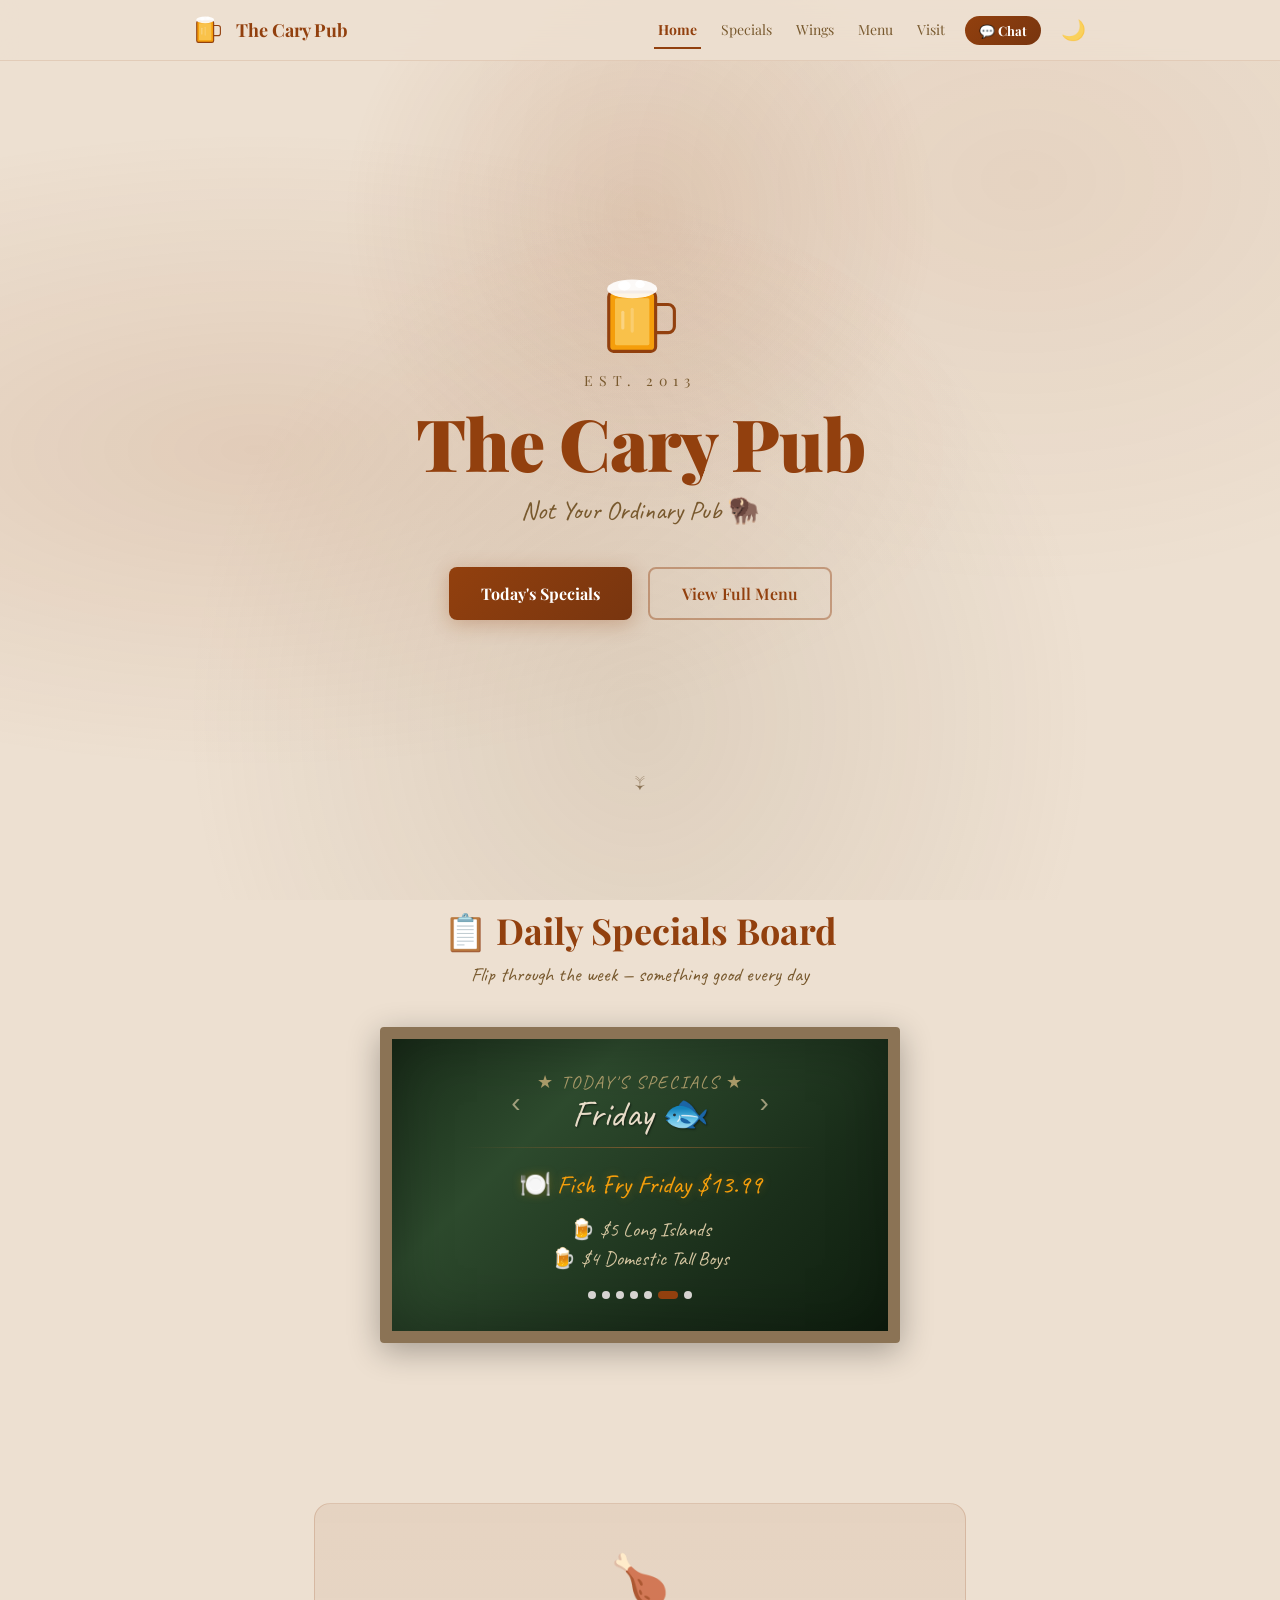
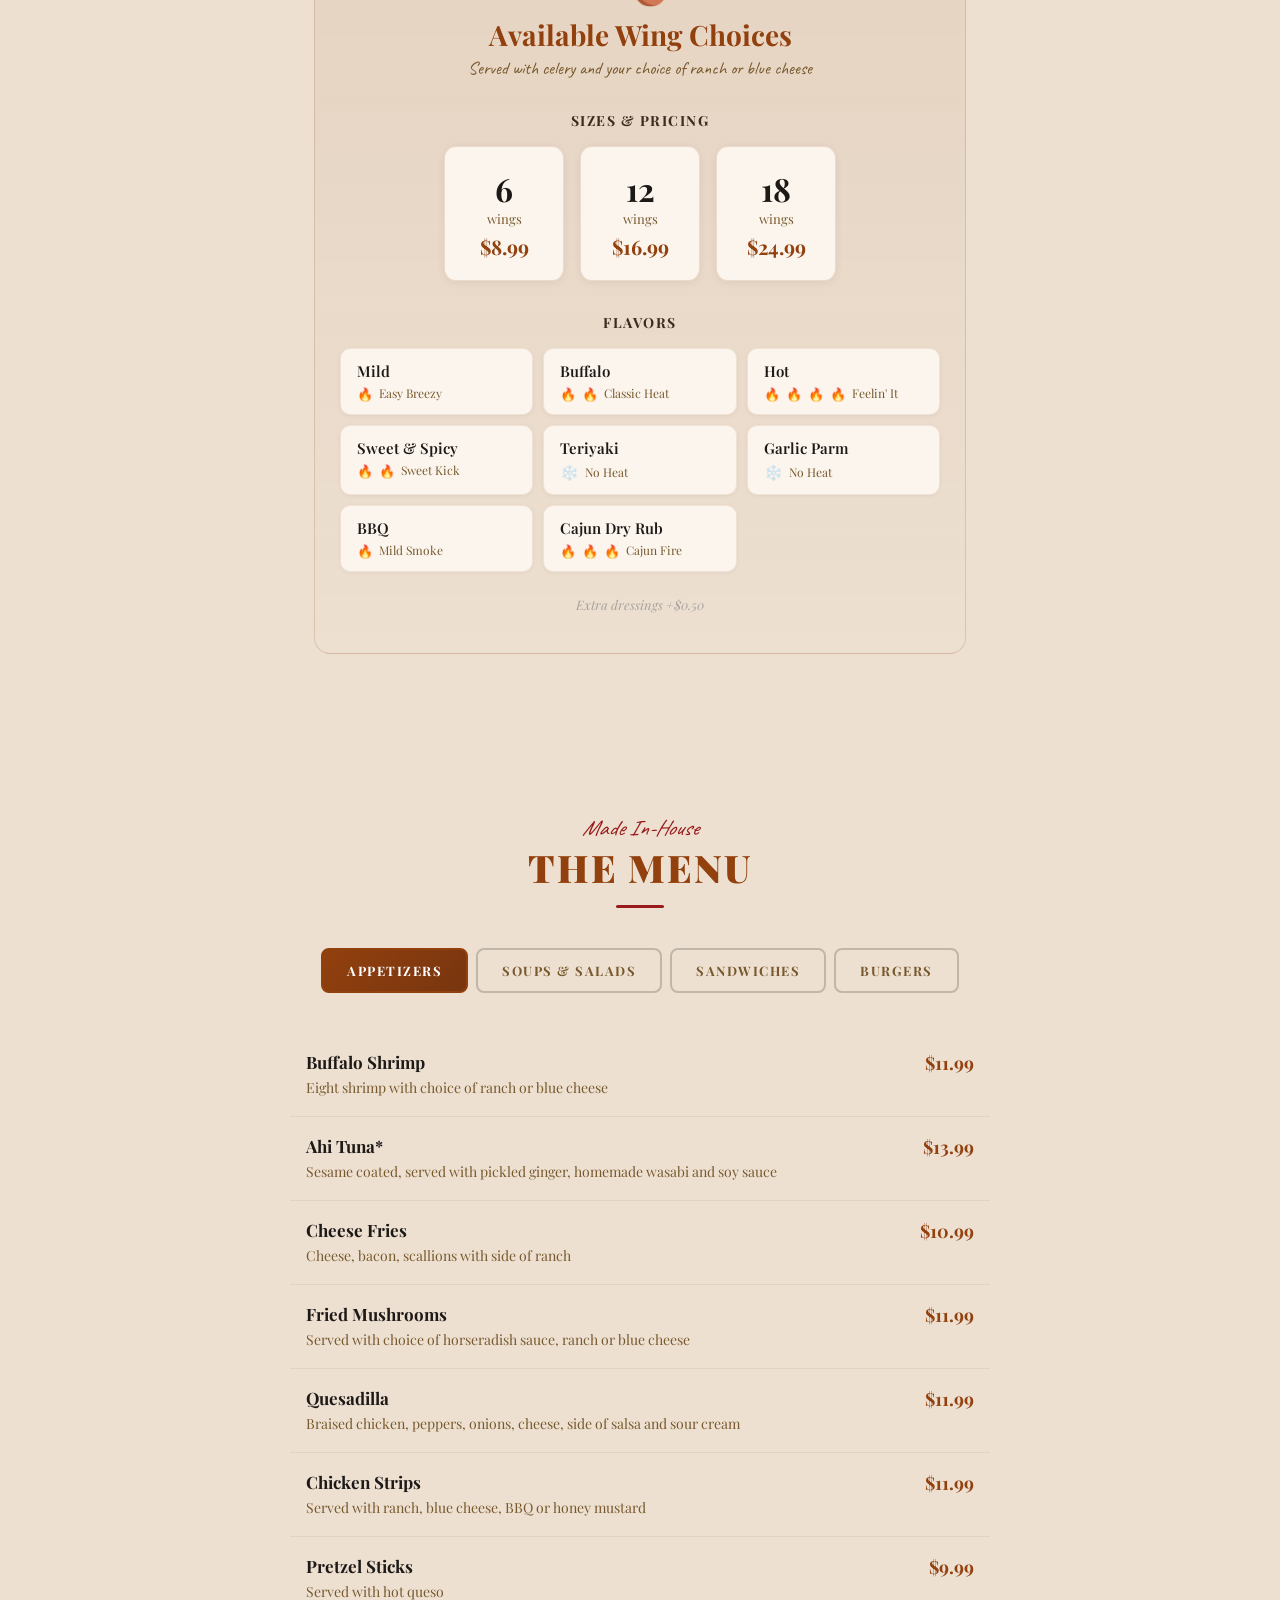
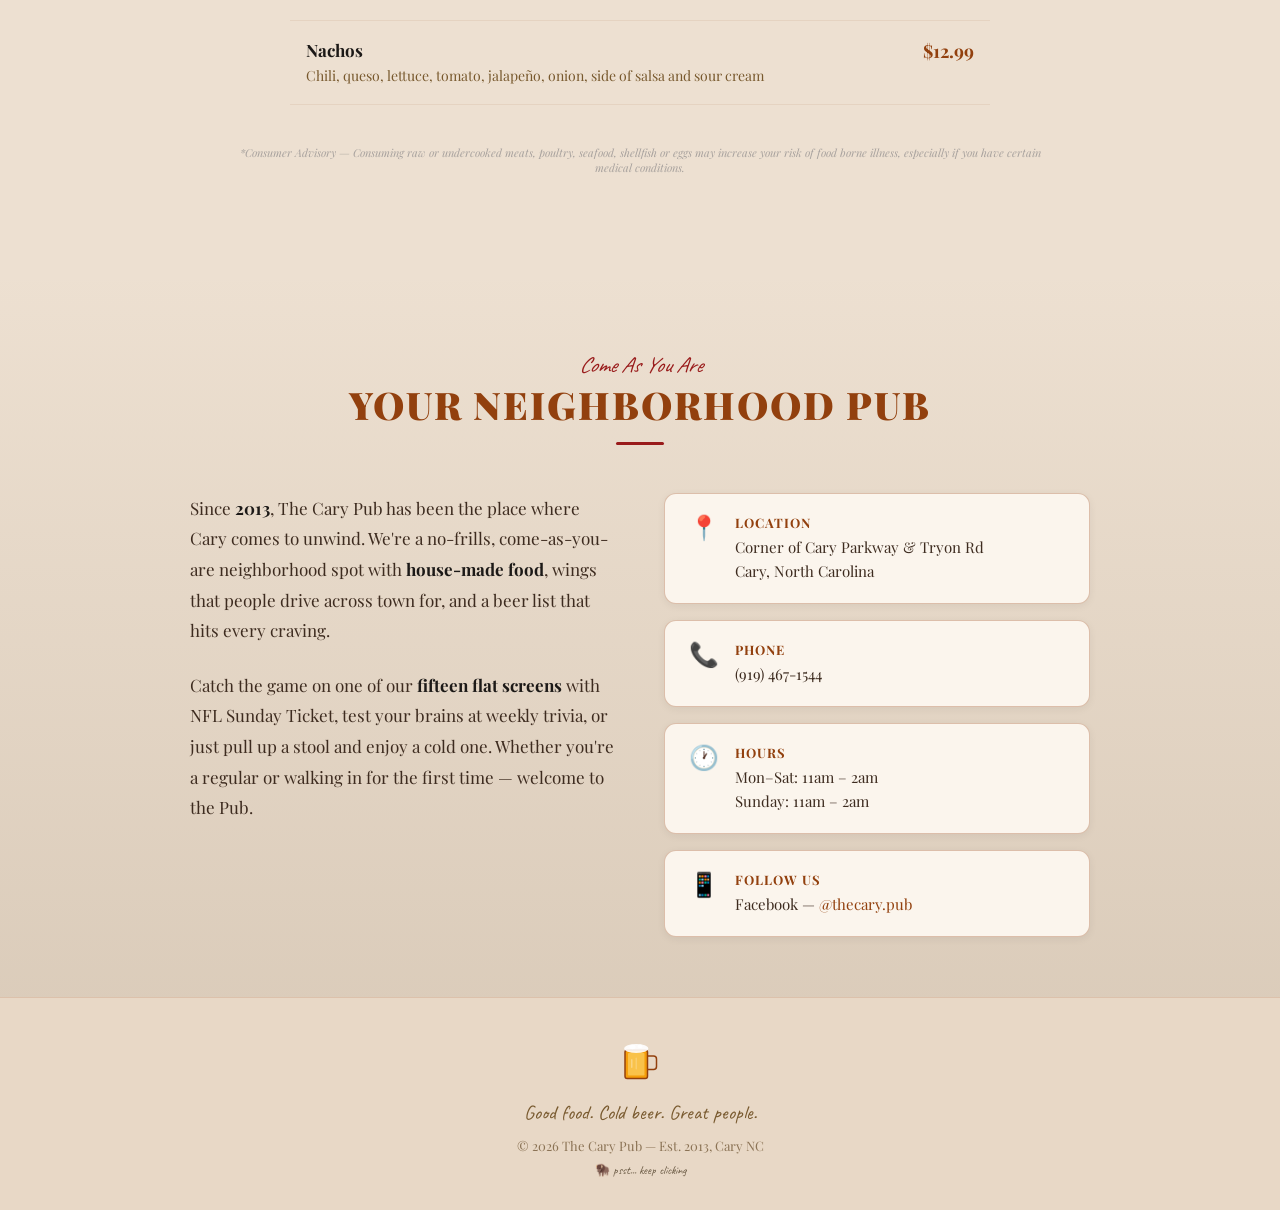
<file: index.html>
<!DOCTYPE html>
<html lang="en">
<head>
  <meta charset="UTF-8">
  <meta name="viewport" content="width=device-width, initial-scale=1.0">
  <title>The Cary Pub — Not Your Ordinary Pub</title>
  <meta name="description" content="The Cary Pub — Cary NC's neighborhood pub since 2013. House-made food, legendary wings, cold beer, and fifteen flat screens. Come as you are.">
  <link rel="stylesheet" href="css/styles.css">
</head>
<body>

  <!-- Background glow -->
  <div class="bg-glow"></div>

  <!-- Easter Egg Overlay -->
  <div id="easter-egg" class="easter-egg-overlay">
    <div style="text-align:center">
      <div class="emoji">🦬</div>
      <div class="title">You found the Buffalo!</div>
      <div class="subtitle">Show this to your bartender for a surprise 🍺</div>
    </div>
  </div>

  <!-- =================== NAV =================== -->
  <nav class="site-nav">
    <div class="nav-inner">
      <a href="#home" class="nav-logo" data-nav="home">
        <!-- Beer mug SVG logo -->
        <svg class="nav-logo-img" width="36" height="36" viewBox="0 0 64 64" fill="none">
          <rect x="12" y="16" width="30" height="38" rx="3" fill="#F59E0B" stroke="#92400E" stroke-width="2"/>
          <rect x="16" y="20" width="22" height="30" rx="1" fill="#FDE68A" opacity="0.5"/>
          <path d="M42 24h8a4 4 0 014 4v10a4 4 0 01-4 4h-8" stroke="#92400E" stroke-width="2" fill="none"/>
          <ellipse cx="27" cy="14" rx="16" ry="6" fill="#fff" opacity="0.9"/>
          <ellipse cx="22" cy="12" rx="4" ry="3" fill="#fff"/>
          <ellipse cx="32" cy="11" rx="3" ry="2.5" fill="#fff"/>
          <rect x="20" y="28" width="2" height="12" rx="1" fill="#fff" opacity="0.3"/>
          <rect x="26" y="26" width="2" height="16" rx="1" fill="#fff" opacity="0.2"/>
        </svg>
        <span class="nav-logo-text">The Cary Pub</span>
      </a>
      <div class="nav-links">
        <button class="nav-link active" data-nav="home">Home</button>
        <button class="nav-link" data-nav="specials">Specials</button>
        <button class="nav-link" data-nav="wings">Wings</button>
        <button class="nav-link" data-nav="menu">Menu</button>
        <button class="nav-link" data-nav="info">Visit</button>
        <button class="chat-btn" id="chat-open">💬 Chat</button>
        <button class="theme-toggle" id="theme-toggle" aria-label="Toggle dark mode">🌙</button>
      </div>
    </div>
  </nav>

  <!-- =================== HERO =================== -->
  <section id="home" class="hero">
    <div class="hero-glow"></div>

    <div class="hero-logo fade-in" data-egg>
      <svg width="100" height="100" viewBox="0 0 64 64" fill="none" style="cursor:pointer">
        <rect x="12" y="16" width="30" height="38" rx="3" fill="#F59E0B" stroke="#92400E" stroke-width="2"/>
        <rect x="16" y="20" width="22" height="30" rx="1" fill="#FDE68A" opacity="0.5"/>
        <path d="M42 24h8a4 4 0 014 4v10a4 4 0 01-4 4h-8" stroke="#92400E" stroke-width="2" fill="none"/>
        <ellipse cx="27" cy="14" rx="16" ry="6" fill="#fff" opacity="0.9"/>
        <ellipse cx="22" cy="12" rx="4" ry="3" fill="#fff"/>
        <ellipse cx="32" cy="11" rx="3" ry="2.5" fill="#fff"/>
        <rect x="20" y="28" width="2" height="12" rx="1" fill="#fff" opacity="0.3"/>
        <rect x="26" y="26" width="2" height="16" rx="1" fill="#fff" opacity="0.2"/>
      </svg>
    </div>

    <div class="hero-est fade-in-d1">EST. 2013</div>

    <h1 class="neon neon-flicker fade-in-d2">The Cary Pub</h1>

    <div class="hero-tagline fade-in-d3">Not Your Ordinary Pub 🦬</div>

    <div class="hero-btns fade-in-d4">
      <button class="btn-primary" data-nav="specials">Today's Specials</button>
      <button class="btn-outline" data-nav="menu">View Full Menu</button>
    </div>

    <div class="scroll-hint">↓</div>
  </section>

  <!-- =================== SPECIALS =================== -->
  <section id="specials" class="specials-section">
    <h2 class="neon">📋 Daily Specials Board</h2>
    <p class="subtitle">Flip through the week — something good every day</p>

    <div id="chalkboard" class="chalkboard">
      <div style="display:flex;align-items:center;justify-content:center;gap:16px;margin-bottom:8px">
        <button id="chalk-prev" class="chalk-nav-btn">‹</button>
        <div>
          <div id="chalk-label" class="chalk-label"></div>
          <div id="chalk-day" class="chalk-day"></div>
        </div>
        <button id="chalk-next" class="chalk-nav-btn">›</button>
      </div>
      <hr class="chalk-hr">
      <div id="chalk-food" class="chalk-food"></div>
      <div id="chalk-drinks"></div>
      <div id="chalk-dots" class="chalk-dots"></div>
    </div>
  </section>

  <!-- =================== WINGS =================== -->
  <section id="wings" class="wings-section">
    <div class="wings-box">
      <div style="text-align:center;margin-bottom:32px">
        <div style="font-size:48px;margin-bottom:8px">🍗</div>
        <h3 class="neon">Available Wing Choices</h3>
        <p class="wings-subtitle">Served with celery and your choice of ranch or blue cheese</p>
      </div>

      <div class="wings-label">Sizes & Pricing</div>
      <div id="wing-sizes" class="wings-sizes"></div>

      <div class="wings-label">Flavors</div>
      <div id="wing-flavors" class="wings-flavors"></div>

      <div class="wings-note">Extra dressings +$0.50</div>
    </div>
  </section>

  <!-- =================== MENU =================== -->
  <section id="menu" class="menu-section">
    <div class="header-sub">Made In-House</div>
    <h2 class="neon">The Menu</h2>
    <div class="section-divider"></div>

    <div class="menu-tabs">
      <button class="menu-tab active" data-tab="appetizers">APPETIZERS</button>
      <button class="menu-tab" data-tab="soupsAndSalads">SOUPS & SALADS</button>
      <button class="menu-tab" data-tab="sandwiches">SANDWICHES</button>
      <button class="menu-tab" data-tab="burgers">BURGERS</button>
    </div>

    <div id="menu-items" class="menu-items"></div>

    <div class="consumer-advisory">
      *Consumer Advisory — Consuming raw or undercooked meats, poultry, seafood, shellfish or eggs may increase your risk of food borne illness, especially if you have certain medical conditions.
    </div>
  </section>

  <!-- =================== VISIT =================== -->
  <section id="info" class="info-section">
    <div class="info-inner">
      <div class="header-sub">Come As You Are</div>
      <h2 class="neon">Your Neighborhood Pub</h2>
      <div class="section-divider"></div>

      <div class="info-grid">
        <div class="info-about">
          <p id="about-p1"></p>
          <p id="about-p2"></p>
        </div>
        <div id="info-cards" class="info-cards"></div>
      </div>
    </div>
  </section>

  <!-- =================== FOOTER =================== -->
  <footer class="site-footer">
    <svg width="48" height="48" viewBox="0 0 64 64" fill="none">
      <rect x="12" y="16" width="30" height="38" rx="3" fill="#F59E0B" stroke="#92400E" stroke-width="2"/>
      <rect x="16" y="20" width="22" height="30" rx="1" fill="#FDE68A" opacity="0.5"/>
      <path d="M42 24h8a4 4 0 014 4v10a4 4 0 01-4 4h-8" stroke="#92400E" stroke-width="2" fill="none"/>
      <ellipse cx="27" cy="14" rx="16" ry="6" fill="#fff" opacity="0.9"/>
      <ellipse cx="22" cy="12" rx="4" ry="3" fill="#fff"/>
      <ellipse cx="32" cy="11" rx="3" ry="2.5" fill="#fff"/>
      <rect x="20" y="28" width="2" height="12" rx="1" fill="#fff" opacity="0.3"/>
      <rect x="26" y="26" width="2" height="16" rx="1" fill="#fff" opacity="0.2"/>
    </svg>
    <div class="footer-tagline">Good food. Cold beer. Great people.</div>
    <div class="footer-copy">© <span id="footer-year"></span> The Cary Pub — Est. 2013, Cary NC</div>
    <div class="footer-egg" data-egg>🦬 psst... keep clicking</div>
  </footer>

  <!-- Chat Modal -->
  <div class="chat-modal" id="chat-modal">
    <div class="chat-modal-backdrop" id="chat-backdrop"></div>
    <div class="chat-modal-container">
      <button class="chat-modal-close" id="chat-close">✕</button>
      <iframe id="chat-iframe" title="Chat with The Bartender"></iframe>
    </div>
  </div>

  <!-- Scripts: data first, then logic -->
  <script src="js/site-data.js"></script>
  <script src="js/main.js"></script>

</body>
</html>
</file>
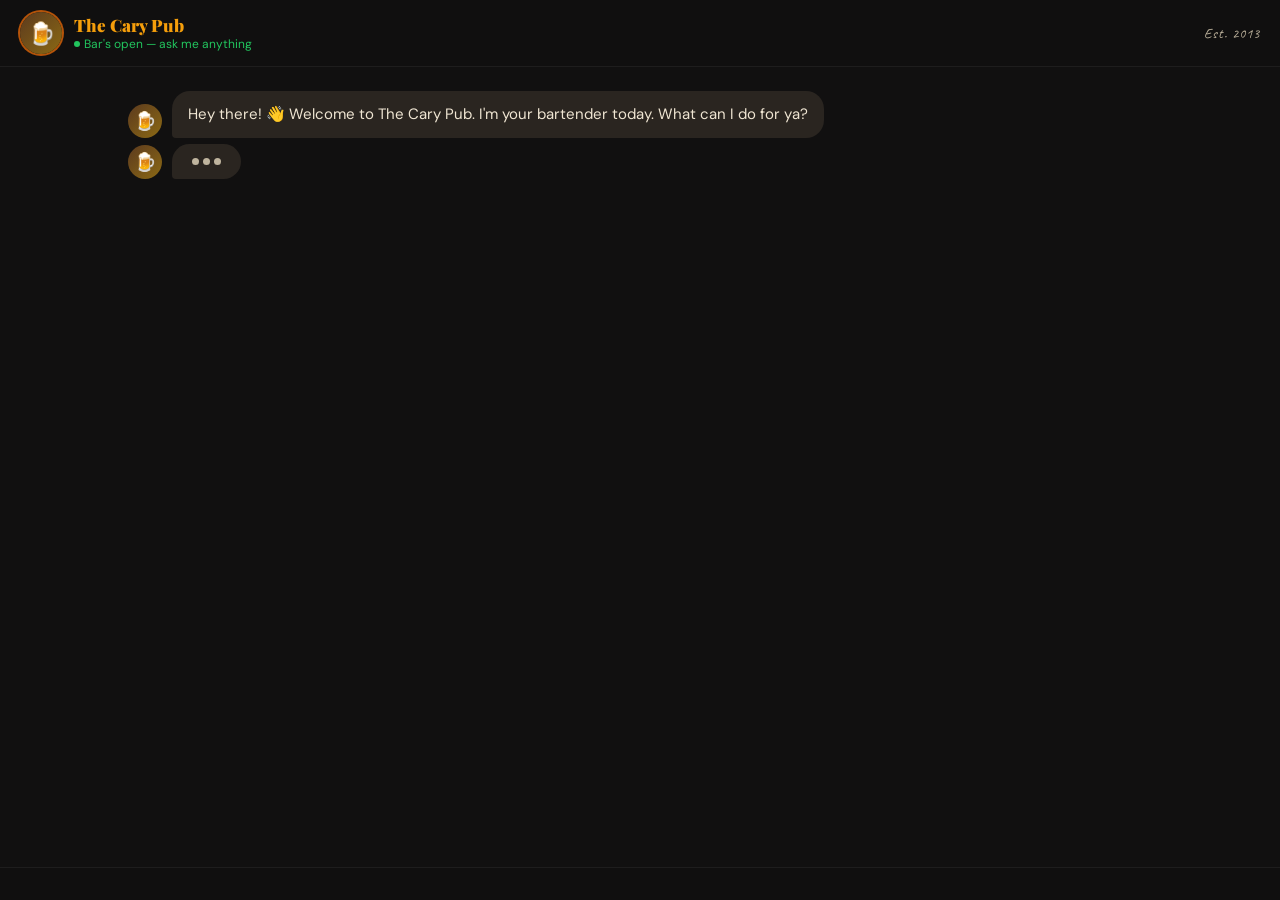
<file: chat.html>
<!DOCTYPE html>
<html lang="en">
<head>
<meta charset="UTF-8">
<meta name="viewport" content="width=device-width, initial-scale=1.0, maximum-scale=1.0">
<title>The Cary Pub — The Bartender</title>
<style>
/* ============================================================
   THE CARY PUB — "THE BARTENDER" CHAT UI
   ============================================================ */
@import url('https://fonts.googleapis.com/css2?family=DM+Sans:ital,wght@0,400;0,500;0,700&family=Caveat:wght@400;600;700&family=Playfair+Display:wght@700;900&display=swap');
:root {
  --gold: #F59E0B;
  --gold-dark: #B45309;
  --gold-glow: rgba(245,158,11,0.15);
  --cream: #f0e6d3;
  --cream-dim: #bfb49e;
  --bg: #111010;
  --bg-chat: #1a1917;
  --bg-bubble-them: #2a2520;
  --bg-bubble-you: #3d3020;
  --border: rgba(255,255,255,0.06);
  --red: #DC2626;
  --green: #22c55e;
  --font-body: 'DM Sans', -apple-system, sans-serif;
  --font-hand: 'Caveat', cursive;
  --font-display: 'Playfair Display', Georgia, serif;
}
*, *::before, *::after { box-sizing: border-box; margin: 0; padding: 0; }
html, body { height: 100%; }
body {
  background: var(--bg);
  color: var(--cream);
  font-family: var(--font-body);
  display: flex; flex-direction: column;
  overflow: hidden;
}
a { color: var(--gold); text-decoration: none; }
a:hover { text-decoration: underline; }
/* ---- Scrollbar ---- */
::-webkit-scrollbar { width: 6px; }
::-webkit-scrollbar-track { background: transparent; }
::-webkit-scrollbar-thumb { background: rgba(245,158,11,0.2); border-radius: 3px; }
/* ---- Animations ---- */
@keyframes slideUp {
  from { opacity: 0; transform: translateY(16px); }
  to { opacity: 1; transform: translateY(0); }
}
@keyframes popIn {
  0% { opacity: 0; transform: scale(0.85); }
  60% { transform: scale(1.03); }
  100% { opacity: 1; transform: scale(1); }
}
@keyframes blink {
  0%, 60%, 100% { opacity: 0.3; }
  30% { opacity: 1; }
}
@keyframes shake {
  0%, 100% { transform: rotate(0); }
  25% { transform: rotate(-3deg); }
  75% { transform: rotate(3deg); }
}
@keyframes gentleBob {
  0%, 100% { transform: translateY(0); }
  50% { transform: translateY(-3px); }
}
/* ============================================================
   HEADER BAR
   ============================================================ */
.header-bar {
  background: rgba(17,16,16,0.95);
  backdrop-filter: blur(10px);
  border-bottom: 1px solid var(--border);
  padding: 12px 20px;
  display: flex; align-items: center; gap: 12px;
  flex-shrink: 0; z-index: 10;
}
.header-avatar {
  width: 42px; height: 42px; border-radius: 50%;
  background: linear-gradient(135deg, #5c3a1e, #8B6914);
  display: flex; align-items: center; justify-content: center;
  font-size: 22px; flex-shrink: 0;
  box-shadow: 0 0 0 2px var(--gold-dark);
}
.header-info { flex: 1; }
.header-name {
  font-family: var(--font-display); font-weight: 900;
  font-size: 17px; color: var(--gold);
}
.header-status { font-size: 12px; color: var(--green); display: flex; align-items: center; gap: 4px; }
.header-status::before {
  content: ''; width: 6px; height: 6px; border-radius: 50%;
  background: var(--green); display: inline-block;
}
.header-est {
  font-family: var(--font-hand); font-size: 14px;
  color: var(--cream-dim); letter-spacing: 1px;
}
/* ============================================================
   CHAT AREA
   ============================================================ */
.chat-area {
  flex: 1; overflow-y: auto; overflow-x: hidden;
  padding: 20px 16px 8px;
  display: flex; flex-direction: column; gap: 6px;
  scroll-behavior: smooth;
}
/* ---- Message row ---- */
.msg-row {
  display: flex; gap: 10px; max-width: 85%;
  animation: slideUp 0.35s ease both;
}
.msg-row.them { align-self: flex-start; }
.msg-row.you { align-self: flex-end; flex-direction: row-reverse; }
.msg-avatar {
  width: 34px; height: 34px; border-radius: 50%;
  background: linear-gradient(135deg, #5c3a1e, #8B6914);
  display: flex; align-items: center; justify-content: center;
  font-size: 18px; flex-shrink: 0; align-self: flex-end;
}
.msg-row.you .msg-avatar { display: none; }
.msg-bubble {
  padding: 12px 16px; border-radius: 18px;
  font-size: 15px; line-height: 1.55;
  max-width: 100%;
}
.msg-row.them .msg-bubble {
  background: var(--bg-bubble-them);
  border-bottom-left-radius: 4px;
  color: var(--cream);
}
.msg-row.you .msg-bubble {
  background: linear-gradient(135deg, rgba(245,158,11,0.2), rgba(245,158,11,0.08));
  border: 1px solid rgba(245,158,11,0.15);
  border-bottom-right-radius: 4px;
  color: var(--cream);
}
/* ---- Typing indicator ---- */
.typing-row { align-self: flex-start; display: flex; gap: 10px; }
.typing-dots {
  display: flex; gap: 4px; padding: 14px 20px;
  background: var(--bg-bubble-them); border-radius: 18px;
  border-bottom-left-radius: 4px;
}
.typing-dots span {
  width: 7px; height: 7px; border-radius: 50%;
  background: var(--cream-dim);
  animation: blink 1.4s ease infinite;
}
.typing-dots span:nth-child(2) { animation-delay: 0.2s; }
.typing-dots span:nth-child(3) { animation-delay: 0.4s; }
/* ---- Special content in messages ---- */
.msg-bubble h3 {
  font-family: var(--font-display); font-size: 17px;
  color: var(--gold); margin-bottom: 8px; font-weight: 900;
}
.msg-bubble .special-highlight {
  font-family: var(--font-hand); font-size: 22px;
  color: var(--gold); margin: 6px 0;
}
.msg-bubble .menu-line {
  display: flex; justify-content: space-between;
  padding: 8px 0; border-bottom: 1px solid rgba(255,255,255,0.04);
}
.msg-bubble .menu-line:last-child { border-bottom: none; }
.msg-bubble .menu-line .ml-info { flex: 1; margin-right: 12px; }
.msg-bubble .menu-line .ml-name { font-weight: 700; font-size: 14px; color: var(--cream); }
.msg-bubble .menu-line .ml-desc { font-size: 12px; color: var(--cream-dim); margin-top: 2px; }
.msg-bubble .menu-line .ml-price { font-weight: 700; color: var(--gold); font-size: 15px; white-space: nowrap; }
.msg-bubble .wing-grid {
  display: grid; grid-template-columns: 1fr 1fr;
  gap: 6px; margin: 8px 0;
}
.msg-bubble .wing-chip {
  background: rgba(255,255,255,0.04);
  border: 1px solid rgba(255,255,255,0.06);
  border-radius: 8px; padding: 8px 10px;
  font-size: 13px;
}
.msg-bubble .wing-chip .wc-name { font-weight: 700; color: var(--cream); }
.msg-bubble .wing-chip .wc-heat { font-size: 11px; color: var(--cream-dim); margin-top: 2px; }
.msg-bubble .wing-sizes {
  display: flex; gap: 8px; justify-content: center; margin: 10px 0 6px;
}
.msg-bubble .ws-card {
  text-align: center; background: rgba(255,255,255,0.04);
  border: 1px solid rgba(255,255,255,0.06);
  border-radius: 10px; padding: 10px 16px; min-width: 80px;
}
.msg-bubble .ws-card .ws-count { font-size: 22px; font-weight: 700; color: var(--cream); }
.msg-bubble .ws-card .ws-label { font-size: 11px; color: var(--cream-dim); }
.msg-bubble .ws-card .ws-price { font-size: 15px; font-weight: 700; color: var(--gold); margin-top: 2px; }
.msg-bubble .info-card-row {
  display: flex; gap: 10px; align-items: flex-start;
  padding: 10px 0; border-bottom: 1px solid rgba(255,255,255,0.04);
}
.msg-bubble .info-card-row:last-child { border-bottom: none; }
.msg-bubble .info-card-row .icr-icon { font-size: 20px; flex-shrink: 0; }
.msg-bubble .info-card-row .icr-title {
  font-size: 11px; font-weight: 700; color: var(--gold);
  text-transform: uppercase; letter-spacing: 0.5px;
}
.msg-bubble .info-card-row .icr-body { font-size: 14px; color: var(--cream-dim); line-height: 1.5; }
.msg-bubble .note {
  font-size: 12px; color: var(--cream-dim); font-style: italic;
  margin-top: 8px; padding-top: 8px; border-top: 1px solid rgba(255,255,255,0.04);
}
/* ============================================================
   QUICK REPLIES (bottom bar)
   ============================================================ */
.reply-bar {
  flex-shrink: 0;
  padding: 12px 16px 20px;
  border-top: 1px solid var(--border);
  background: rgba(17,16,16,0.95);
  backdrop-filter: blur(10px);
}
.reply-bar-inner {
  display: flex; flex-wrap: wrap; gap: 8px;
  justify-content: center;
  max-width: 700px; margin: 0 auto;
}
.quick-btn {
  border: none; border-radius: 20px;
  padding: 10px 18px; cursor: pointer;
  font-family: var(--font-body); font-size: 14px; font-weight: 500;
  transition: all 0.2s; white-space: nowrap;
  animation: popIn 0.3s ease both;
}
.quick-btn.primary {
  background: linear-gradient(135deg, var(--gold), var(--gold-dark));
  color: #1a1a1a;
  box-shadow: 0 2px 12px rgba(245,158,11,0.25);
}
.quick-btn.primary:hover {
  transform: translateY(-1px);
  box-shadow: 0 4px 18px rgba(245,158,11,0.35);
}
.quick-btn.secondary {
  background: var(--bg-bubble-them);
  color: var(--cream);
  border: 1px solid rgba(255,255,255,0.08);
}
.quick-btn.secondary:hover {
  background: rgba(255,255,255,0.08);
  border-color: rgba(245,158,11,0.3);
}
.quick-btn.back {
  background: transparent;
  color: var(--cream-dim);
  border: 1px solid rgba(255,255,255,0.06);
  font-size: 13px;
}
.quick-btn.back:hover { color: var(--gold); border-color: rgba(245,158,11,0.2); }
/* stagger animation for buttons */
.quick-btn:nth-child(1) { animation-delay: 0s; }
.quick-btn:nth-child(2) { animation-delay: 0.06s; }
.quick-btn:nth-child(3) { animation-delay: 0.12s; }
.quick-btn:nth-child(4) { animation-delay: 0.18s; }
.quick-btn:nth-child(5) { animation-delay: 0.24s; }
.quick-btn:nth-child(6) { animation-delay: 0.3s; }
/* ============================================================
   RESPONSIVE
   ============================================================ */
@media (min-width: 700px) {
  .chat-area { padding: 24px 10%; }
  .msg-row { max-width: 72%; }
}
@media (max-width: 400px) {
  .quick-btn { padding: 8px 14px; font-size: 13px; }
  .msg-bubble .wing-grid { grid-template-columns: 1fr; }
}
</style>
</head>
<body>
<div class="header-bar">
  <div class="header-avatar">🍺</div>
  <div class="header-info">
    <div class="header-name">The Cary Pub</div>
    <div class="header-status">Bar's open — ask me anything</div>
  </div>
  <div class="header-est">Est. 2013</div>
</div>
<div id="chat-area" class="chat-area"></div>
<div class="reply-bar">
  <div class="reply-bar-inner" id="reply-bar"></div>
</div>

<!-- Load shared site data -->
<script src="js/site-data.js"></script>

<script>
// ============================================================
// THE CARY PUB — BARTENDER CHAT ENGINE
// ============================================================
const DAYS = ["Sunday","Monday","Tuesday","Wednesday","Thursday","Friday","Saturday"];
const TODAY = DAYS[new Date().getDay()];
const chatArea = document.getElementById("chat-area");
const replyBar = document.getElementById("reply-bar");
let msgDelay = 0;
// ============================================================
// BARTENDER PERSONALITY — Edit these for different vibes!
// ============================================================
const GREETINGS = [
  `Hey there! 👋 Welcome to The Cary Pub. I'm your bartender today. What can I do for ya?`,
  `Well hey! Pull up a stool. 🍺 What are we getting into today?`,
  `Welcome in! You caught me polishing glasses. What sounds good?`,
];
const SPECIALS_INTROS = [
  `Alright, here's what we got cookin' for <strong>${TODAY}</strong>:`,
  `Good timing — check out today's <strong>${TODAY}</strong> deals:`,
  `${TODAY}'s looking real good around here:`,
];
const WING_INTROS = [
  `Oh, you came to the right place. Wings are kinda our thing. 🍗`,
  `NOW we're talking. Let me break down the wing situation for you:`,
  `Wings? Say less. Here's the lineup:`,
];
const MENU_INTROS = [
  `Everything's made in-house — that's the Cary Pub difference. What are you in the mood for?`,
  `Hungry? Good. Our kitchen doesn't mess around. Pick a category:`,
  `Let me grab you a menu. What section you wanna look at?`,
];
const MENU_CAT_INTROS = {
  appetizers: [`Here are the starters — great for sharing... or not. I don't judge. 😄`, `Appetizers coming right up:`],
  soupsAndSalads: [`Soups & Salads — for when you want to pretend you're being healthy at a pub:`, `Here's the lighter side of the menu:`],
  sandwiches: [`Sandwiches & wraps — all come with your choice of side:`, `Here's the sandwich lineup. All served with a side:`],
  burgers: [`Fresh burgers, cooked to order. These are the real deal: 🍔`, `Burger time. All come with a side of your choice:`],
};
const INFO_INTROS = [
  `Here's the rundown on finding us:`,
  `Come on down! Here's the info:`,
];
const ABOUT_LINES = [
  `Since <strong>2013</strong>, this has been Cary's go-to spot. No-frills, come-as-you-are, just good food and cold beer.`,
  `We got <strong>15 flat screens</strong> — NFL Sunday Ticket, weekly trivia, the works. Whether you're a regular or brand new, you're welcome here. 🍻`,
];
// ============================================================
// HELPERS
// ============================================================
function pick(arr) { return arr[Math.floor(Math.random() * arr.length)]; }
function scrollBottom() {
  setTimeout(() => { chatArea.scrollTop = chatArea.scrollHeight; }, 50);
}
function clearReplies() { replyBar.innerHTML = ''; }
function addUserMsg(text) {
  const row = document.createElement("div");
  row.className = "msg-row you";
  row.innerHTML = `<div class="msg-bubble">${text}</div>`;
  chatArea.appendChild(row);
  scrollBottom();
}
function showTyping() {
  const row = document.createElement("div");
  row.className = "typing-row";
  row.id = "typing";
  row.innerHTML = `
    <div class="msg-avatar">🍺</div>
    <div class="typing-dots"><span></span><span></span><span></span></div>
  `;
  chatArea.appendChild(row);
  scrollBottom();
}
function hideTyping() {
  const el = document.getElementById("typing");
  if (el) el.remove();
}
function addBartenderMsg(html, delay) {
  return new Promise(resolve => {
    setTimeout(() => {
      hideTyping();
      const row = document.createElement("div");
      row.className = "msg-row them";
      row.innerHTML = `
        <div class="msg-avatar">🍺</div>
        <div class="msg-bubble">${html}</div>
      `;
      chatArea.appendChild(row);
      scrollBottom();
      resolve();
    }, delay);
  });
}
async function bartenderSays(messages, thenFn) {
  clearReplies();
  showTyping();
  for (let i = 0; i < messages.length; i++) {
    const delay = i === 0 ? 800 : 600;
    if (i > 0) showTyping();
    await addBartenderMsg(messages[i], delay);
  }
  if (thenFn) setTimeout(thenFn, 200);
}
function setReplies(btns) {
  clearReplies();
  btns.forEach((b, i) => {
    const btn = document.createElement("button");
    btn.className = `quick-btn ${b.style || 'secondary'}`;
    btn.textContent = b.label;
    btn.style.animationDelay = `${i * 0.06}s`;
    btn.addEventListener("click", () => {
      if (b.userText !== false) addUserMsg(b.userText || b.label);
      b.action();
    });
    replyBar.appendChild(btn);
  });
}
// ============================================================
// SCREENS
// ============================================================
function showMainMenu() {
  setReplies([
    { label: "🔥 What's good today?", style: "primary", action: showSpecials },
    { label: "🍗 Wing me", style: "primary", action: showWings },
    { label: "🍔 Feed me", style: "secondary", action: showFoodMenu },
    { label: "📍 Where are you?", style: "secondary", action: showInfo },
    { label: "🍻 Tell me about the pub", style: "secondary", action: showAbout },
  ]);
}
// ---- SPECIALS ----
function showSpecials() {
  const special = DAILY_SPECIALS[TODAY];
  const drinksHtml = special.drinks.map(d => `🍺 ${d}`).join("<br>");
  bartenderSays([
    pick(SPECIALS_INTROS),
    `<h3>${special.emoji} ${TODAY} Specials</h3>
     <div class="special-highlight">🍽️ ${special.food}</div>
     <div style="margin-top:8px">${drinksHtml}</div>`,
    `Want me to show you anything else?`
  ], showMainMenu);
}
// ---- WINGS ----
function showWings() {
  const w = MENU_DATA.wings;
  const sizesHtml = w.sizes.map(s => `
    <div class="ws-card">
      <div class="ws-count">${s.count}</div>
      <div class="ws-label">wings</div>
      <div class="ws-price">$${s.price.toFixed(2)}</div>
    </div>
  `).join("");
  const flavorsHtml = w.flavors.map(f => {
    const flames = f.heat === 0 ? '❄️' : '🔥'.repeat(Math.min(f.heat, 5));
    return `<div class="wing-chip"><div class="wc-name">${f.name}</div><div class="wc-heat">${flames} ${f.label}</div></div>`;
  }).join("");
  bartenderSays([
    pick(WING_INTROS),
    `<h3>Pick Your Size</h3>
     <div class="wing-sizes">${sizesHtml}</div>`,
    `<h3>Pick Your Flavor</h3>
     <div class="wing-grid">${flavorsHtml}</div>
     <div class="note">Served with celery & ranch or blue cheese. Extra dressings +$0.50</div>`,
    `Anything else I can help with?`
  ], showMainMenu);
}
// ---- FOOD MENU ----
function showFoodMenu() {
  bartenderSays([
    pick(MENU_INTROS),
  ], () => {
    setReplies([
      { label: "🧀 Appetizers", style: "primary", action: () => showMenuCategory("appetizers") },
      { label: "🥗 Soups & Salads", style: "primary", action: () => showMenuCategory("soupsAndSalads") },
      { label: "🥪 Sandwiches", style: "secondary", action: () => showMenuCategory("sandwiches") },
      { label: "🍔 Burgers", style: "secondary", action: () => showMenuCategory("burgers") },
      { label: "← Back", style: "back", userText: false, action: () => { bartenderSays(["No worries! What else?"], showMainMenu); } },
    ]);
  });
}
function showMenuCategory(cat) {
  const items = MENU_DATA[cat];
  const labels = { appetizers: "Appetizers", soupsAndSalads: "Soups & Salads", sandwiches: "Sandwiches", burgers: "Burgers" };
  const intro = pick(MENU_CAT_INTROS[cat]);
  let menuHtml = `<h3>${labels[cat]}</h3>`;
  menuHtml += items.map(item => `
    <div class="menu-line">
      <div class="ml-info">
        <div class="ml-name">${item.name}</div>
        <div class="ml-desc">${item.desc}</div>
      </div>
      <div class="ml-price">$${item.price.toFixed(2)}</div>
    </div>
  `).join("");
  // Add-ons / sides
  if (cat === "soupsAndSalads") {
    menuHtml += `<div class="note">${MENU_DATA.saladAddOns}</div>`;
  }
  if (cat === "sandwiches" || cat === "burgers") {
    menuHtml += `<div class="note"><strong>Comes with:</strong> ${MENU_DATA.sidesIncluded}<br><strong>Upgrade (+$${MENU_DATA.sidesUpcharge.toFixed(2)}):</strong> ${MENU_DATA.sidesPremium}</div>`;
  }
  bartenderSays([
    intro,
    menuHtml,
    `Want to see another section or something else?`
  ], () => {
    setReplies([
      { label: "🧀 Appetizers", style: cat === "appetizers" ? "back" : "secondary", action: () => showMenuCategory("appetizers") },
      { label: "🥗 Soups & Salads", style: cat === "soupsAndSalads" ? "back" : "secondary", action: () => showMenuCategory("soupsAndSalads") },
      { label: "🥪 Sandwiches", style: cat === "sandwiches" ? "back" : "secondary", action: () => showMenuCategory("sandwiches") },
      { label: "🍔 Burgers", style: cat === "burgers" ? "back" : "secondary", action: () => showMenuCategory("burgers") },
      { label: "← Main menu", style: "back", userText: false, action: () => { bartenderSays(["You got it! What else?"], showMainMenu); } },
    ]);
  });
}
// ---- INFO ----
function showInfo() {
  const hoursHtml = PUB_INFO.hours.map(h => `<div>${h.days}: ${h.time}</div>`).join("");
  const infoHtml = `
    <div class="info-card-row">
      <div class="icr-icon">📍</div>
      <div><div class="icr-title">Location</div><div class="icr-body">${PUB_INFO.address}<br>${PUB_INFO.city}</div></div>
    </div>
    <div class="info-card-row">
      <div class="icr-icon">📞</div>
      <div><div class="icr-title">Phone</div><div class="icr-body"><a href="${PUB_INFO.phoneHref}" style="color:var(--cream)">${PUB_INFO.phone}</a></div></div>
    </div>
    <div class="info-card-row">
      <div class="icr-icon">🕐</div>
      <div><div class="icr-title">Hours</div><div class="icr-body">${hoursHtml}</div></div>
    </div>
    <div class="info-card-row">
      <div class="icr-icon">📱</div>
      <div><div class="icr-title">Follow Us</div><div class="icr-body">Facebook — <a href="${PUB_INFO.facebookUrl}" target="_blank">${PUB_INFO.facebook}</a></div></div>
    </div>
  `;
  bartenderSays([
    pick(INFO_INTROS),
    infoHtml,
    `We'd love to see you! Anything else?`
  ], showMainMenu);
}
// ---- ABOUT ----
function showAbout() {
  bartenderSays([
    ABOUT_LINES[0],
    ABOUT_LINES[1],
    `Anything else I can help with?`
  ], showMainMenu);
}
// ============================================================
// BOOT — Initial greeting
// ============================================================
window.addEventListener("DOMContentLoaded", () => {
  const todaySpecial = DAILY_SPECIALS[TODAY];
  bartenderSays([
    pick(GREETINGS),
    `By the way — it's <strong>${TODAY}</strong>, which means: <strong>${todaySpecial.food}</strong> ${todaySpecial.emoji}`,
  ], showMainMenu);
});
</script>
</body>
</html>
</file>
<file: css/styles.css>
/* ============================================================
   THE CARY PUB — STYLES
   ============================================================ */

@import url('https://fonts.googleapis.com/css2?family=Playfair+Display:ital,wght@0,400;0,600;0,700;0,900;1,400&family=Caveat:wght@400;500;600;700&display=swap');

:root {
  --gold: #92400E;
  --gold-dark: #78350F;
  --gold-dim: #78592E;
  --cream: #1C1917;
  --cream-light: #3D2B1F;
  --bg: #EDE0D1;
  --bg-card: rgba(146,64,14,0.06);
  --border-subtle: rgba(146,64,14,0.15);
  --border-gold: rgba(146,64,14,0.3);
  --red: #991B1B;
  --wood: #8B7355;
  --wood-dark: #6B5B45;
  --font-display: 'Playfair Display', Georgia, serif;
  --font-hand: 'Caveat', cursive;
}

*, *::before, *::after { box-sizing: border-box; margin: 0; padding: 0; }

html { scroll-behavior: smooth; }

body {
  background: var(--bg);
  color: var(--cream);
  font-family: var(--font-display);
  min-height: 100vh;
  overflow-x: hidden;
}

a { color: var(--gold); text-decoration: none; }
a:hover { text-decoration: underline; }

/* ---- Scrollbar ---- */
::-webkit-scrollbar { width: 8px; }
::-webkit-scrollbar-track { background: #E0D3C3; }
::-webkit-scrollbar-thumb { background: var(--wood); border-radius: 4px; }

/* ---- Background glow ---- */
.bg-glow {
  position: fixed; inset: 0; pointer-events: none; z-index: 0;
  background:
    radial-gradient(ellipse at 20% 50%, rgba(146,64,14,0.12) 0%, transparent 50%),
    radial-gradient(ellipse at 80% 20%, rgba(146,64,14,0.08) 0%, transparent 40%),
    radial-gradient(ellipse at 50% 80%, rgba(139,115,85,0.15) 0%, transparent 50%);
}

/* ---- Animations ---- */
@keyframes fadeInUp {
  from { opacity: 0; transform: translateY(24px); }
  to { opacity: 1; transform: translateY(0); }
}
@keyframes flickerNeon {
  0%,100% { opacity:1; } 4% { opacity:0.9; } 6% { opacity:1; }
  8% { opacity:0.85; } 10% { opacity:1; } 52% { opacity:0.9; } 54% { opacity:1; }
}
@keyframes gentlePulse {
  0%,100% { transform: scale(1); } 50% { transform: scale(1.05); }
}
@keyframes beerPour {
  0% { transform: translateY(-12px); opacity: 0; }
  40% { transform: translateY(0); opacity: 1; }
}

.fade-in { animation: fadeInUp 0.7s ease both; }
.fade-in-d1 { animation: fadeInUp 0.7s ease 0.15s both; }
.fade-in-d2 { animation: fadeInUp 0.7s ease 0.3s both; }
.fade-in-d3 { animation: fadeInUp 0.7s ease 0.45s both; }
.fade-in-d4 { animation: fadeInUp 0.7s ease 0.6s both; }

/* ---- Neon text ---- */
.neon {
  color: var(--gold);
  text-shadow: none;
}
.neon-flicker { animation: flickerNeon 8s ease infinite; }

/* ---- Section divider ---- */
.section-divider {
  width: 48px; height: 3px; background: var(--red);
  border-radius: 2px; margin: 12px auto 0;
}

/* ============================================================
   NAV
   ============================================================ */
.site-nav {
  position: sticky; top: 0; z-index: 100;
  background: rgba(237,224,209,0.88);
  backdrop-filter: blur(12px);
  border-bottom: 1px solid rgba(146,64,14,0.12);
  transition: all 0.3s;
  padding: 0 16px;
}
.site-nav.scrolled {
  background: rgba(237,224,209,0.97);
  border-bottom-color: rgba(146,64,14,0.3);
}
.nav-inner {
  max-width: 900px; margin: 0 auto;
  display: flex; align-items: center; justify-content: space-between;
  height: 60px; transition: height 0.3s;
}
.site-nav.scrolled .nav-inner { height: 52px; }

.nav-logo { display: flex; align-items: center; gap: 10px; cursor: pointer; text-decoration: none; }
.nav-logo-img { transition: width 0.3s, height 0.3s; }
.nav-logo-text {
  font-family: var(--font-display); font-size: 18px; font-weight: 700;
  color: var(--gold); transition: font-size 0.3s;
}
.site-nav.scrolled .nav-logo-text { font-size: 16px; }

.nav-links { display: flex; gap: 16px; overflow-x: auto; align-items: center; }
.nav-link {
  background: none; border: none; border-bottom: 2px solid transparent;
  color: var(--gold-dim); font-family: var(--font-display);
  font-size: 14px; font-weight: 400; cursor: pointer;
  padding: 8px 4px; white-space: nowrap; transition: all 0.2s;
}
.nav-link:hover, .nav-link.active { color: var(--gold); border-bottom-color: var(--gold); font-weight: 700; }

/* ============================================================
   HERO
   ============================================================ */
.hero {
  min-height: 85vh; display: flex; flex-direction: column;
  align-items: center; justify-content: center; text-align: center;
  padding: 60px 24px; position: relative;
}
.hero-glow {
  position: absolute; top: 20%; left: 50%; width: 600px; height: 600px;
  background: radial-gradient(circle, rgba(146,64,14,0.14) 0%, transparent 70%);
  transform: translate(-50%, -50%); pointer-events: none;
}
.hero-logo { animation: beerPour 1s ease both; }
.hero-est {
  font-size: 14px; letter-spacing: 6px; color: var(--gold-dim);
  text-transform: uppercase; margin-bottom: 8px;
}
.hero h1 {
  font-size: clamp(42px, 10vw, 72px); font-weight: 900;
  line-height: 1; margin: 8px 0; letter-spacing: -1px;
}
.hero-tagline {
  font-family: var(--font-hand); font-size: clamp(18px, 4vw, 26px);
  color: var(--gold-dim); margin-top: 8px;
}
.hero-btns { display: flex; gap: 16px; margin-top: 40px; flex-wrap: wrap; justify-content: center; }

.btn-primary {
  background: linear-gradient(135deg, var(--gold), var(--gold-dark));
  border: none; border-radius: 8px; padding: 14px 32px;
  color: #fff; font-family: var(--font-display);
  font-size: 16px; font-weight: 700; cursor: pointer;
  transition: transform 0.2s, box-shadow 0.2s;
  box-shadow: 0 4px 20px rgba(146,64,14,0.3);
}
.btn-primary:hover { transform: translateY(-2px); box-shadow: 0 8px 30px rgba(146,64,14,0.4); }

.btn-outline {
  background: transparent; border: 2px solid rgba(146,64,14,0.4);
  border-radius: 8px; padding: 14px 32px; color: var(--gold);
  font-family: var(--font-display); font-size: 16px; font-weight: 600;
  cursor: pointer; transition: all 0.2s;
}
.btn-outline:hover { border-color: var(--gold); background: rgba(146,64,14,0.06); }

.scroll-hint {
  position: absolute; bottom: 30px;
  animation: gentlePulse 2s ease infinite;
  color: var(--wood); font-size: 24px;
}

/* ============================================================
   SPECIALS BOARD
   ============================================================ */
.specials-section { padding: 80px 24px; max-width: 900px; margin: 0 auto; }
.specials-section h2 { font-size: 36px; font-weight: 700; text-align: center; }
.specials-section .subtitle {
  font-family: var(--font-hand); font-size: 20px;
  color: var(--gold-dim); margin-top: 8px; text-align: center;
}

.chalkboard {
  background: linear-gradient(135deg, #1a2e1a 0%, #2d4a2d 30%, #1a2e1a 70%, #0f1f0f 100%);
  border: 12px solid var(--wood);
  border-radius: 4px; padding: 32px 28px; max-width: 520px;
  margin: 40px auto 0; position: relative;
  box-shadow: 0 8px 32px rgba(0,0,0,0.3), inset 0 0 60px rgba(0,0,0,0.3);
  text-align: center; transition: transform 0.3s;
}
.chalkboard.flipping { transform: rotateY(90deg); }
.chalk-label {
  font-family: var(--font-hand); font-size: 18px;
  color: #a89968; letter-spacing: 2px; text-transform: uppercase;
}
.chalk-day {
  font-family: var(--font-hand); font-size: 38px;
  color: #e8dcc8; text-shadow: 1px 1px 2px rgba(0,0,0,0.5); line-height: 1.1;
}
.chalk-food {
  font-family: var(--font-hand); font-size: 26px;
  color: #F59E0B; margin: 20px 0 16px;
  text-shadow: 0 0 10px rgba(245,158,11,0.3);
}
.chalk-drink { font-family: var(--font-hand); font-size: 20px; color: #d4c5a0; margin-bottom: 4px; }
.chalk-hr {
  width: 80%; height: 1px; border: none; margin: 12px auto 20px;
  background: linear-gradient(90deg, transparent, var(--gold-dim), transparent);
}
.chalk-nav-btn {
  background: none; border: none; color: #d4c5a0;
  font-size: 28px; cursor: pointer; opacity: 0.7; transition: opacity 0.2s;
}
.chalk-nav-btn:hover { opacity: 1; }
.chalk-dots { display: flex; justify-content: center; gap: 6px; margin-top: 20px; }
.chalk-dot {
  height: 8px; border-radius: 4px; border: none; cursor: pointer;
  transition: all 0.3s;
}
.chalk-dot.active { width: 20px; background: var(--gold); }
.chalk-dot.today { width: 8px; background: var(--gold-dim); }
.chalk-dot.other { width: 8px; background: #D6D3D1; }

/* ============================================================
   WINGS
   ============================================================ */
.wings-section { padding: 80px 24px; max-width: 700px; margin: 0 auto; }
.wings-box {
  background: linear-gradient(180deg, rgba(146,64,14,0.08) 0%, rgba(0,0,0,0) 100%);
  border-radius: 16px; padding: 40px 24px;
  border: 1px solid rgba(146,64,14,0.18);
}
.wings-box h3 { font-size: 28px; }
.wings-subtitle { font-family: var(--font-hand); font-size: 18px; color: var(--gold-dim); margin-top: 4px; }
.wings-label {
  font-size: 14px; font-weight: 700; color: var(--cream-light);
  text-transform: uppercase; letter-spacing: 1.5px;
  text-align: center; margin-bottom: 16px;
}
.wings-sizes { display: flex; gap: 16px; justify-content: center; flex-wrap: wrap; margin-bottom: 32px; }
.wing-size-card {
  background: #FBF5ED; border: 1px solid var(--border-subtle);
  border-radius: 12px; padding: 20px 28px; text-align: center; min-width: 120px;
  box-shadow: 0 2px 8px rgba(0,0,0,0.06);
}
.wing-size-card .count { font-size: 32px; font-weight: 700; color: var(--cream); }
.wing-size-card .label { font-size: 13px; color: var(--gold-dim); margin-bottom: 6px; }
.wing-size-card .price { font-size: 20px; font-weight: 700; color: var(--gold); }

.wings-flavors {
  display: grid; grid-template-columns: repeat(auto-fill, minmax(170px, 1fr));
  gap: 10px; max-width: 600px; margin: 0 auto 24px;
}
.flavor-card {
  background: #FBF5ED; border: 1px solid rgba(146,64,14,0.1);
  border-radius: 10px; padding: 12px 16px;
  box-shadow: 0 1px 4px rgba(0,0,0,0.05);
}
.flavor-card .name { font-size: 15px; font-weight: 600; color: var(--cream); margin-bottom: 4px; }
.flavor-card .heat { display: flex; align-items: center; gap: 6px; }
.flavor-card .heat-label { font-size: 12px; color: var(--gold-dim); }
.wings-note { text-align: center; font-size: 13px; color: #A8A29E; font-style: italic; }

/* ============================================================
   TABBED MENU
   ============================================================ */
.menu-section { padding: 80px 24px; max-width: 900px; margin: 0 auto; }
.menu-section .header-sub { font-family: var(--font-hand); font-size: 22px; color: var(--red); font-style: italic; text-align: center; }
.menu-section h2 { font-size: 38px; font-weight: 900; letter-spacing: 2px; text-transform: uppercase; text-align: center; }

.menu-tabs { display: flex; justify-content: center; gap: 8px; flex-wrap: wrap; margin: 40px 0; }
.menu-tab {
  background: transparent; border: 2px solid rgba(87,83,78,0.3);
  border-radius: 8px; padding: 12px 24px; cursor: pointer;
  color: var(--gold-dim); font-family: var(--font-display);
  font-size: 13px; font-weight: 700; letter-spacing: 1.5px;
  text-transform: uppercase; transition: all 0.25s;
}
.menu-tab:hover { border-color: var(--gold); color: var(--gold); }
.menu-tab.active {
  background: linear-gradient(135deg, var(--gold), var(--gold-dark));
  border-color: var(--gold); color: #fff;
}

.menu-items { max-width: 700px; margin: 0 auto; }
.menu-item {
  display: flex; justify-content: space-between; align-items: flex-start;
  padding: 18px 16px; border-bottom: 1px solid rgba(146,64,14,0.08);
  transition: background 0.2s; animation: fadeInUp 0.35s ease both;
}
.menu-item:hover { background: rgba(146,64,14,0.06); }
.menu-item .info { flex: 1; margin-right: 20px; }
.menu-item .item-name { font-size: 17px; font-weight: 700; color: var(--cream); }
.menu-item .item-desc { font-size: 14px; color: var(--gold-dim); margin-top: 4px; line-height: 1.5; }
.menu-item .item-price { font-size: 18px; font-weight: 700; color: var(--gold); white-space: nowrap; }

.menu-footnote {
  padding: 16px; margin-top: 8px; color: var(--gold-dim);
  font-size: 14px; font-style: italic;
}
.sides-box {
  margin-top: 16px; padding: 20px; background: rgba(146,64,14,0.06);
  border-radius: 12px; border: 1px solid var(--border-gold);
}
.sides-box .sides-title { font-size: 13px; font-weight: 700; color: var(--gold); margin-bottom: 6px; }
.sides-box .sides-list { font-size: 13px; color: var(--cream-light); line-height: 1.6; }
.sides-box .sides-premium { font-size: 13px; color: var(--gold-dim); margin-top: 8px; }

.consumer-advisory {
  margin-top: 24px; padding: 16px; font-size: 11px;
  color: #A8A29E; text-align: center; font-style: italic;
}

/* ============================================================
   VISIT / INFO
   ============================================================ */
.info-section {
  padding: 80px 24px 60px;
  background: linear-gradient(180deg, transparent 0%, rgba(139,115,85,0.18) 100%);
}
.info-inner { max-width: 900px; margin: 0 auto; }
.info-section .header-sub { font-family: var(--font-hand); font-size: 22px; color: var(--red); font-style: italic; text-align: center; }
.info-section h2 { font-size: 38px; font-weight: 900; letter-spacing: 2px; text-transform: uppercase; text-align: center; }

.info-grid {
  display: grid; grid-template-columns: repeat(auto-fit, minmax(300px, 1fr));
  gap: 48px; margin-top: 48px; align-items: start;
}
.info-about p { font-size: 17px; line-height: 1.8; color: var(--cream-light); margin-bottom: 24px; }
.info-about strong { color: var(--cream); }

.info-cards { display: flex; flex-direction: column; gap: 16px; }
.info-card {
  background: #FBF5ED;
  border: 1px solid var(--border-gold);
  border-radius: 12px; padding: 20px 24px;
  display: flex; align-items: flex-start; gap: 16px;
  box-shadow: 0 2px 8px rgba(0,0,0,0.06);
}
.info-card .icon { font-size: 24px; line-height: 1; flex-shrink: 0; }
.info-card .card-title {
  font-size: 13px; font-weight: 700; color: var(--gold);
  text-transform: uppercase; letter-spacing: 1px; margin-bottom: 4px;
}
.info-card .card-body { font-size: 15px; color: var(--cream-light); line-height: 1.6; }

/* ============================================================
   FOOTER
   ============================================================ */
.site-footer {
  text-align: center; padding: 40px 24px 32px;
  border-top: 1px solid var(--border-subtle);
  background: rgba(146,64,14,0.05);
}
.footer-tagline { font-family: var(--font-hand); font-size: 20px; color: var(--gold-dim); margin-top: 10px; }
.footer-copy { font-size: 13px; color: var(--wood); margin-top: 12px; }
.footer-egg { font-family: var(--font-hand); font-size: 12px; color: var(--wood-dark); margin-top: 8px; cursor: pointer; }

/* ============================================================
   EASTER EGG OVERLAY
   ============================================================ */
.easter-egg-overlay {
  position: fixed; inset: 0; z-index: 9999;
  background: rgba(0,0,0,0.85);
  display: none; align-items: center; justify-content: center;
  animation: fadeInUp 0.3s ease;
}
.easter-egg-overlay.show { display: flex; }
.easter-egg-overlay .emoji { font-size: 80px; margin-bottom: 16px; }
.easter-egg-overlay .title { font-family: var(--font-hand); font-size: 36px; color: var(--gold); }
.easter-egg-overlay .subtitle { font-family: var(--font-hand); font-size: 20px; color: var(--gold-dim); margin-top: 8px; }

/* ============================================================
   CHAT BUTTON & MODAL
   ============================================================ */
.chat-btn {
  background: linear-gradient(135deg, var(--gold), var(--gold-dark));
  border: none; border-radius: 20px; padding: 6px 14px;
  color: #fff; font-family: var(--font-display);
  font-size: 13px; font-weight: 700; cursor: pointer;
  transition: transform 0.2s, box-shadow 0.2s;
  white-space: nowrap;
}
.chat-btn:hover {
  transform: translateY(-1px);
  box-shadow: 0 4px 16px rgba(146,64,14,0.3);
}
[data-theme="dark"] .chat-btn { color: #1a1a1a; }

.chat-modal {
  position: fixed; inset: 0; z-index: 9000;
  display: none; align-items: center; justify-content: center;
  padding: 16px;
}
.chat-modal.open { display: flex; }

.chat-modal-backdrop {
  position: absolute; inset: 0;
  background: rgba(0,0,0,0.6);
  backdrop-filter: blur(4px);
}

.chat-modal-container {
  position: relative; z-index: 1;
  width: 100%; max-width: 480px; height: 85vh;
  border-radius: 16px; overflow: hidden;
  box-shadow: 0 24px 80px rgba(0,0,0,0.5);
  animation: fadeInUp 0.3s ease both;
}

.chat-modal-close {
  position: absolute; top: 10px; right: 12px; z-index: 10;
  background: rgba(0,0,0,0.5); border: none;
  color: #fff; font-size: 18px; width: 32px; height: 32px;
  border-radius: 50%; cursor: pointer;
  display: flex; align-items: center; justify-content: center;
  transition: background 0.2s;
}
.chat-modal-close:hover { background: rgba(0,0,0,0.7); }

.chat-modal iframe {
  width: 100%; height: 100%; border: none;
  border-radius: 16px;
}

@media (max-width: 600px) {
  .chat-modal-container { max-width: 100%; height: 95vh; border-radius: 12px; }
  .chat-modal iframe { border-radius: 12px; }
  .chat-modal { padding: 8px; }
}

/* ============================================================
   THEME TOGGLE
   ============================================================ */
.theme-toggle {
  background: none; border: none; cursor: pointer;
  font-size: 20px; padding: 6px 4px; line-height: 1;
  opacity: 0.7; transition: opacity 0.2s, transform 0.2s;
}
.theme-toggle:hover { opacity: 1; }

/* ============================================================
   DARK THEME
   ============================================================ */
[data-theme="dark"] {
  --gold: #F59E0B;
  --gold-dark: #D97706;
  --gold-dim: #a89968;
  --cream: #e8dcc8;
  --cream-light: #d4c5a0;
  --bg: #0f0e0b;
  --bg-card: rgba(255,255,255,0.03);
  --border-subtle: rgba(255,255,255,0.06);
  --border-gold: rgba(245,158,11,0.12);
  --red: #DC2626;
  --wood: #5c3a1e;
  --wood-dark: #3d2610;
}

/* Dark: scrollbar */
[data-theme="dark"] ::-webkit-scrollbar-track { background: #1a1a16; }

/* Dark: background glow */
[data-theme="dark"] .bg-glow {
  background:
    radial-gradient(ellipse at 20% 50%, rgba(146,64,14,0.06) 0%, transparent 50%),
    radial-gradient(ellipse at 80% 20%, rgba(245,158,11,0.04) 0%, transparent 40%),
    radial-gradient(ellipse at 50% 80%, rgba(92,58,30,0.08) 0%, transparent 50%);
}

/* Dark: neon glow */
[data-theme="dark"] .neon {
  text-shadow: 0 0 7px rgba(245,158,11,0.27), 0 0 10px rgba(245,158,11,0.2), 0 0 21px rgba(245,158,11,0.13);
}

/* Dark: nav */
[data-theme="dark"] .site-nav {
  background: rgba(15,14,11,0.7);
  border-bottom-color: rgba(245,158,11,0.05);
}
[data-theme="dark"] .site-nav.scrolled {
  background: rgba(15,14,11,0.95);
  border-bottom-color: rgba(245,158,11,0.2);
}

/* Dark: hero glow */
[data-theme="dark"] .hero-glow {
  background: radial-gradient(circle, rgba(245,158,11,0.08) 0%, transparent 70%);
}

/* Dark: buttons */
[data-theme="dark"] .btn-primary {
  color: #1a1a1a;
  box-shadow: 0 4px 20px rgba(245,158,11,0.3);
}
[data-theme="dark"] .btn-primary:hover {
  box-shadow: 0 8px 30px rgba(245,158,11,0.4);
}
[data-theme="dark"] .btn-outline {
  border-color: rgba(245,158,11,0.4);
}
[data-theme="dark"] .btn-outline:hover {
  background: rgba(245,158,11,0.05);
}

/* Dark: chalkboard */
[data-theme="dark"] .chalkboard {
  box-shadow: 0 8px 32px rgba(0,0,0,0.5), inset 0 0 60px rgba(0,0,0,0.3);
}
[data-theme="dark"] .chalk-dot.other { background: #5c5c3c; }

/* Dark: wings */
[data-theme="dark"] .wings-box {
  background: linear-gradient(180deg, rgba(146,64,14,0.12) 0%, rgba(0,0,0,0) 100%);
  border-color: rgba(245,158,11,0.15);
}
[data-theme="dark"] .wing-size-card,
[data-theme="dark"] .flavor-card,
[data-theme="dark"] .info-card {
  background: var(--bg-card);
  box-shadow: none;
}
[data-theme="dark"] .flavor-card {
  border-color: rgba(255,255,255,0.07);
}
[data-theme="dark"] .wings-note { color: #6b6552; }

/* Dark: menu */
[data-theme="dark"] .menu-tab {
  border-color: rgba(168,153,104,0.35);
}
[data-theme="dark"] .menu-tab.active {
  color: #1a1a1a;
}
[data-theme="dark"] .menu-item {
  border-bottom-color: rgba(255,255,255,0.04);
}
[data-theme="dark"] .menu-item:hover {
  background: rgba(245,158,11,0.04);
}
[data-theme="dark"] .sides-box {
  background: rgba(245,158,11,0.06);
}
[data-theme="dark"] .consumer-advisory { color: #6b6552; }

/* Dark: info section */
[data-theme="dark"] .info-section {
  background: linear-gradient(180deg, transparent 0%, rgba(92,58,30,0.06) 100%);
}

/* Dark: footer */
[data-theme="dark"] .site-footer {
  background: transparent;
}

/* ============================================================
   RESPONSIVE
   ============================================================ */
@media (max-width: 600px) {
  .menu-tabs { gap: 6px; }
  .menu-tab { padding: 10px 14px; font-size: 11px; }
  .info-grid { grid-template-columns: 1fr; gap: 32px; }
  .nav-links { gap: 10px; }
}
</file>
